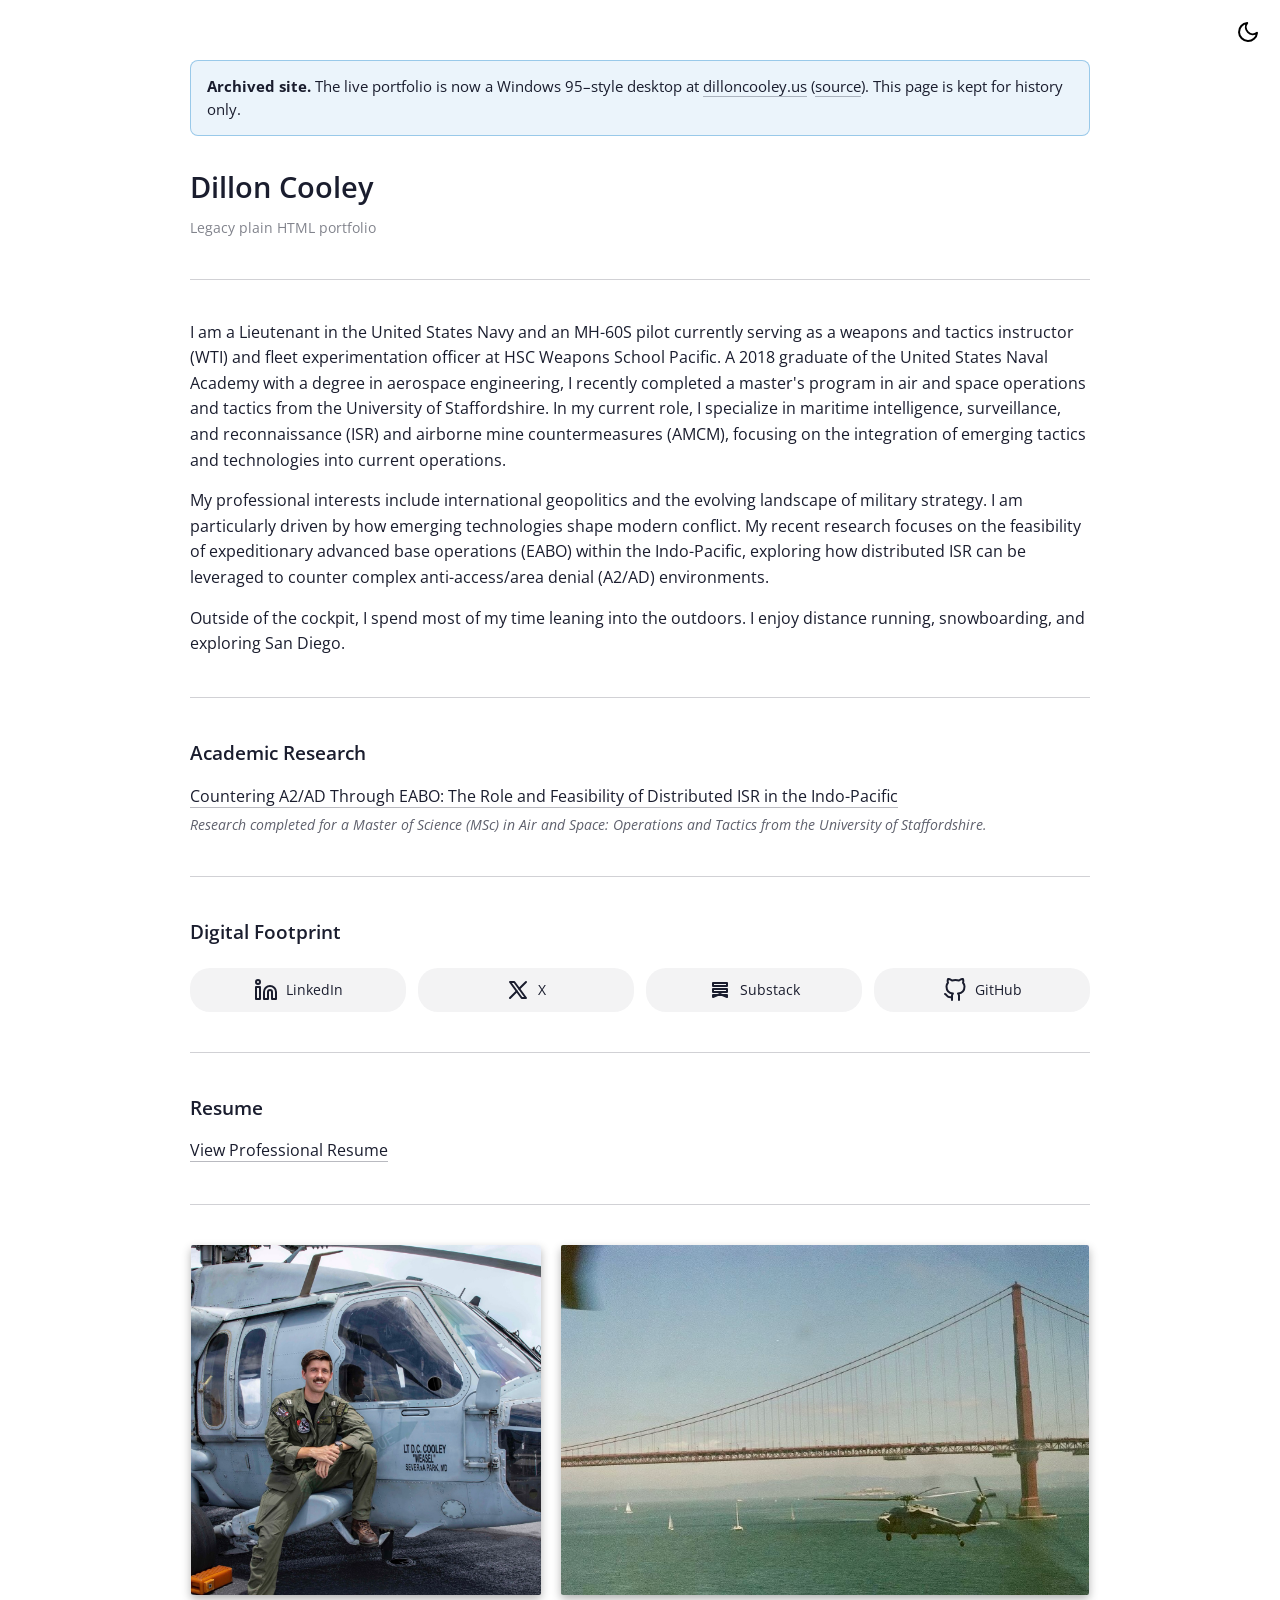
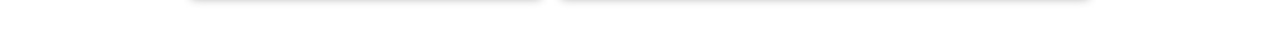
<file: index.html>
<!DOCTYPE html>
<html lang="en">
<head>
    <meta charset="UTF-8">
    <meta name="viewport" content="width=device-width, initial-scale=1.0">
    <title>Dillon Cooley — Portfolio (archived)</title>
    <meta name="description" content="Archived plain-HTML portfolio. Current site: https://dilloncooley.us">
    <meta name="application-name" content="Dillon Cooley">
    <meta name="robots" content="noindex, follow">
    <link rel="canonical" href="https://dilloncooley.us/">

    <meta property="og:type" content="website">
    <meta property="og:site_name" content="Dillon Cooley">
    <meta property="og:url" content="https://dilloncooley.us/">
    <meta property="og:title" content="Dillon Cooley — Portfolio (archived)">
    <meta property="og:description" content="This plain HTML site is archived. Visit the live portfolio at dilloncooley.us.">
    <meta property="og:image" content="https://dcooley02.github.io/dilloncooley-portfolio/assets/me.jpg">
    <meta property="og:image:alt" content="Dillon Cooley">

    <meta name="twitter:card" content="summary_large_image">
    <meta name="twitter:title" content="Dillon Cooley — Portfolio (archived)">
    <meta name="twitter:description" content="This plain HTML site is archived. Visit the live portfolio at dilloncooley.us.">
    <meta name="twitter:image" content="https://dcooley02.github.io/dilloncooley-portfolio/assets/me.jpg">

    <link rel="icon" href="data:image/svg+xml,<svg xmlns=%22http://www.w3.org/2000/svg%22 viewBox=%220 0 100 100%22><rect width=%22100%22 height=%22100%22 rx=%2215%22 fill=%22%231a1d2e%22/><text x=%2250%%22 y=%2265%%22 font-size=%2270%22 fill=%22white%22 font-family=%22sans-serif%22 font-weight=%22bold%22 text-anchor=%22middle%22 dominant-baseline=%22middle%22>DC</text></svg>">

    <script>
        (function() {
            const saved = localStorage.getItem('theme-preference');
            const prefersDark = window.matchMedia('(prefers-color-scheme: dark)').matches;
            if (saved ? saved !== 'dark' : !prefersDark) {
                document.documentElement.classList.add('light-mode');
            }
        })();
    </script>
    <link rel="stylesheet" href="style.css">

    <script type="application/ld+json">
    [
      {
        "@context": "https://schema.org",
        "@type": "WebSite",
        "name": "Dillon Cooley",
        "url": "https://dilloncooley.us/"
      },
      {
        "@context": "https://schema.org",
        "@type": "Person",
        "name": "Dillon Cooley",
        "url": "https://dilloncooley.us/",
        "jobTitle": "Lieutenant, US Navy",
        "sameAs": [
          "https://linkedin.com/in/dillon-cooley-627526123",
          "https://x.com/realdcool",
          "https://substack.com/@dilloncooley",
          "https://github.com/dcooley02"
        ]
      }
    ]
    </script>
</head>
<body>

    <button id="theme-toggle" aria-label="Switch to light mode">
        <svg id="sun-icon" xmlns="http://www.w3.org/2000/svg" width="24" height="24" viewBox="0 0 24 24" fill="none" stroke="currentColor" stroke-width="2" stroke-linecap="round" stroke-linejoin="round"><circle cx="12" cy="12" r="5"/><line x1="12" y1="1" x2="12" y2="3"/><line x1="12" y1="21" x2="12" y2="23"/><line x1="4.22" y1="4.22" x2="5.64" y2="5.64"/><line x1="18.36" y1="18.36" x2="19.78" y2="19.78"/><line x1="1" y1="12" x2="3" y2="12"/><line x1="21" y1="12" x2="23" y2="12"/><line x1="4.22" y1="19.78" x2="5.64" y2="18.36"/><line x1="18.36" y1="5.64" x2="19.78" y2="4.22"/></svg>
        <svg id="moon-icon" xmlns="http://www.w3.org/2000/svg" width="24" height="24" viewBox="0 0 24 24" fill="none" stroke="currentColor" stroke-width="2" stroke-linecap="round" stroke-linejoin="round"><path d="M21 12.79A9 9 0 1 1 11.21 3 7 7 0 0 0 21 12.79z"/></svg>
    </button>

    <main class="container">

        <aside class="archive-banner" role="status">
            <strong>Archived site.</strong>
            The live portfolio is now a Windows 95–style desktop at
            <a href="https://dilloncooley.us/">dilloncooley.us</a>
            (<a href="https://github.com/dcooley02/dilloncooley-win95">source</a>).
            This page is kept for history only.
        </aside>

        <header>
            <h1>Dillon Cooley</h1>
            <p class="archive-sub">Legacy plain HTML portfolio</p>
        </header>

        <hr>

        <section class="bio">
            <p>
                I am a Lieutenant in the United States Navy and an MH-60S pilot currently serving as a weapons and tactics instructor (WTI) and fleet experimentation officer at HSC Weapons School Pacific. A 2018 graduate of the United States Naval Academy with a degree in aerospace engineering, I recently completed a master's program in air and space operations and tactics from the University of Staffordshire. In my current role, I specialize in maritime intelligence, surveillance, and reconnaissance (ISR) and airborne mine countermeasures (AMCM), focusing on the integration of emerging tactics and technologies into current operations.
            </p>
            <p>
                My professional interests include international geopolitics and the evolving landscape of military strategy. I am particularly driven by how emerging technologies shape modern conflict. My recent research focuses on the feasibility of expeditionary advanced base operations (EABO) within the Indo-Pacific, exploring how distributed ISR can be leveraged to counter complex anti-access/area denial (A2/AD) environments.
            </p>
            <p>
                Outside of the cockpit, I spend most of my time leaning into the outdoors. I enjoy distance running, snowboarding, and exploring San Diego.
            </p>
        </section>

        <hr>
        
        <section class="research">
            <h2>Academic Research</h2>
            <p><a href="home/thesis/index.html">Countering A2/AD Through EABO: The Role and Feasibility of Distributed ISR in the Indo-Pacific</a></p>
            <p class="research-meta">Research completed for a Master of Science (MSc) in Air and Space: Operations and Tactics from the University of Staffordshire.</p>
        </section>

        <hr>
        
        <section class="connect">
            <h2>Digital Footprint</h2>
            <div class="connect-grid">
                <a href="https://linkedin.com/in/dillon-cooley-627526123" aria-label="LinkedIn" class="connect-item" target="_blank" rel="noopener noreferrer">
                    <svg xmlns="http://www.w3.org/2000/svg" width="24" height="24" viewBox="0 0 24 24" fill="none" stroke="currentColor" stroke-width="2" stroke-linecap="round" stroke-linejoin="round"><path d="M16 8a6 6 0 0 1 6 6v7h-4v-7a2 2 0 0 0-2-2 2 2 0 0 0-2 2v7h-4v-7a6 6 0 0 1 6-6z"/><rect x="2" y="9" width="4" height="12"/><circle cx="4" cy="4" r="2"/></svg>
                    <span>LinkedIn</span>
                </a>
        
                <a href="https://x.com/realdcool" aria-label="X (Twitter)" class="connect-item" target="_blank" rel="noopener noreferrer">
                    <svg xmlns="http://www.w3.org/2000/svg" width="24" height="24" viewBox="0 0 24 24" fill="none" stroke="currentColor" stroke-width="2" stroke-linecap="round" stroke-linejoin="round"><path d="M4 4l11.733 16h4.267l-11.733 -16z"/><path d="M4 20l6.768 -6.768m2.46 -2.46l6.772 -6.772"/></svg>
                    <span>X</span>
                </a>

                <a href="https://substack.com/@dilloncooley" aria-label="Substack" class="connect-item" target="_blank" rel="noopener noreferrer">
                    <svg xmlns="http://www.w3.org/2000/svg" width="24" height="24" viewBox="0 0 24 24" fill="none" stroke="currentColor" stroke-width="2" stroke-linecap="round" stroke-linejoin="round"><path d="M19 8H5V5h14v3zM19 11H5v3h14v-3zM5 19l7-3 7 3V17H5v2z"/></svg>
                    <span>Substack</span>
                </a>

                <a href="https://github.com/dcooley02" aria-label="GitHub" class="connect-item" target="_blank" rel="noopener noreferrer">
                    <svg xmlns="http://www.w3.org/2000/svg" width="24" height="24" viewBox="0 0 24 24" fill="none" stroke="currentColor" stroke-width="2" stroke-linecap="round" stroke-linejoin="round"><path d="M9 19c-5 1.5-5-2.5-7-3m14 6v-3.87a3.37 3.37 0 0 0-.94-2.61c3.14-.35 6.44-1.54 6.44-7A5.44 5.44 0 0 0 20 4.77 5.07 5.07 0 0 0 19.91 1S18.73.65 16 2.48a13.38 13.38 0 0 0-7 0C6.27.65 5.09 1 5.09 1A5.07 5.07 0 0 0 5 4.77a5.44 5.44 0 0 0-1.5 3.78c0 5.42 3.3 6.61 6.44 7A3.37 3.37 0 0 0 9 18.13V22"/></svg>
                    <span>GitHub</span>
                </a>
            </div>
        </section>

        <hr>
        
        <section class="resume">
            <h2>Resume</h2>
            <p><a href="home/resume/index.html">View Professional Resume</a></p>
        </section>

        <hr>
        
        <section class="gallery">
            <h2 class="visually-hidden">Photos</h2>
            <div class="photo-grid">
                <img src="assets/me.jpg" alt="Dillon Cooley" width="1200" height="1200" loading="lazy">
                <img src="assets/helo.jpeg" alt="Flying an MH-60S Seahawk helicopter" width="772" height="512" loading="lazy">
            </div>
        </section>
     </main>

    <script>
        const toggleBtn = document.getElementById('theme-toggle');
        const root = document.documentElement;
        const THEME_KEY = 'theme-preference';

        function toggleTheme() {
            root.classList.toggle('light-mode');
            localStorage.setItem(THEME_KEY, root.classList.contains('light-mode') ? 'light' : 'dark');
            updateAriaLabel();
        }

        function updateAriaLabel() {
            toggleBtn.setAttribute('aria-label', root.classList.contains('light-mode') ? 'Switch to dark mode' : 'Switch to light mode');
        }

        toggleBtn.addEventListener('click', toggleTheme);
        updateAriaLabel();
    </script>
</body>
</html>
</file>
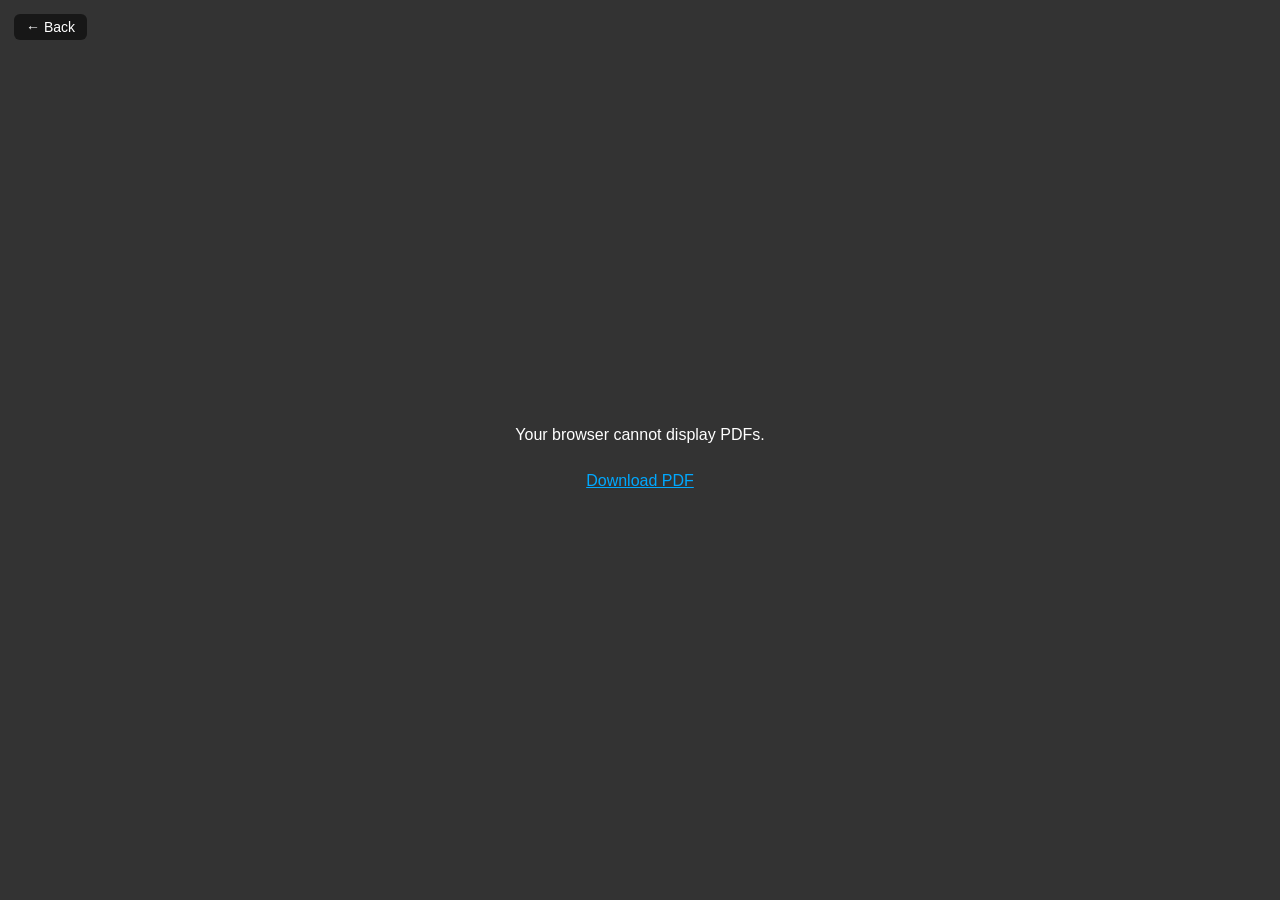
<file: home/resume/index.html>
<!DOCTYPE html>
<html lang="en">
<head>
    <meta charset="UTF-8">
    <meta name="viewport" content="width=device-width, initial-scale=1.0">
    <title>Resume | Dillon Cooley (archived)</title>
    <meta name="robots" content="noindex, follow">
    <link rel="canonical" href="https://dilloncooley.us/">
    <link rel="stylesheet" href="../pdf-viewer.css">
</head>
<body>
    <a href="/" class="back-link">← Back</a>
    <object data="resume.pdf" type="application/pdf">
        <div class="pdf-fallback">
            <p>Your browser cannot display PDFs.</p>
            <a href="resume.pdf" download>Download PDF</a>
        </div>
    </object>
</body>
</html>
</file>
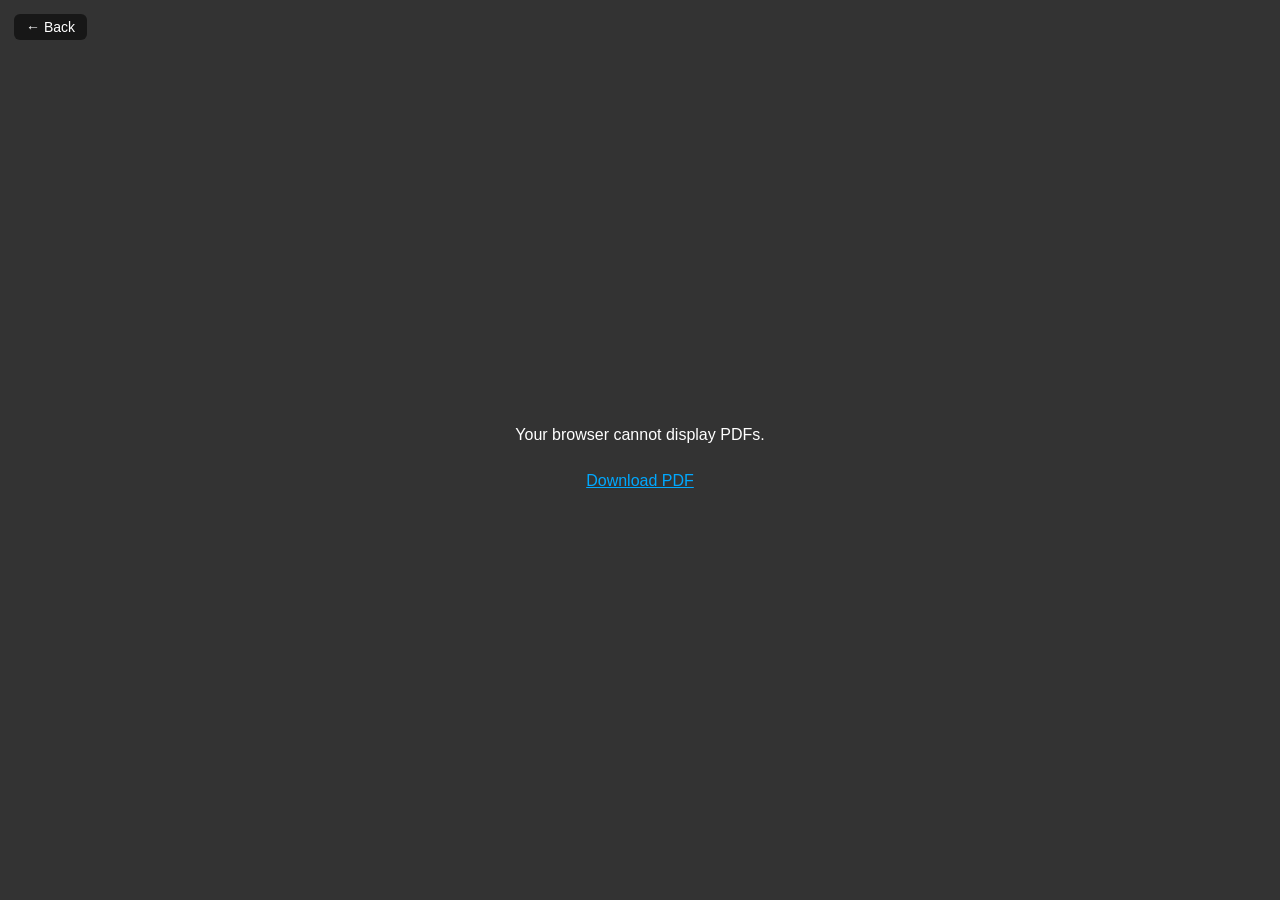
<file: home/thesis/index.html>
<!DOCTYPE html>
<html lang="en">
<head>
    <meta charset="UTF-8">
    <meta name="viewport" content="width=device-width, initial-scale=1.0">
    <title>Thesis | Dillon Cooley (archived)</title>
    <meta name="robots" content="noindex, follow">
    <link rel="canonical" href="https://dilloncooley.us/">
    <link rel="stylesheet" href="../pdf-viewer.css">
</head>
<body>
    <a href="/" class="back-link">← Back</a>
    <object data="thesis.pdf" type="application/pdf">
        <div class="pdf-fallback">
            <p>Your browser cannot display PDFs.</p>
            <a href="thesis.pdf" download>Download PDF</a>
        </div>
    </object>
</body>
</html>
</file>
<file: style.css>
/* ==========================================
   1. IMPORTS & BASE SETTINGS
   ========================================== */
/* Imports Open Sans from Google Fonts */
@import url('https://fonts.googleapis.com/css2?family=Open+Sans:wght@400;600&display=swap');

/* Default Global Styles (Dark Mode) */
body {
    background-color: #1a1d2e; /* Navy theme */
    color: #ffffff;            
    font-family: 'Open Sans', sans-serif;
    line-height: 1.6;          /* Breathing room between text lines */
    margin: 0;
    padding: 60px 20px;        
    transition: background-color 0.3s ease, color 0.3s ease; /* Smooth toggle transition */
}

/* Central container constraint */
.container {
    max-width: 900px;
    margin: 0 auto;
}

/* Universal Spacing Reset */
h1, h2, p {
    margin-top: 0;
    margin-bottom: 15px;
}

/* Hides content visually while keeping it available to screen readers */
.visually-hidden {
    position: absolute;
    width: 1px;
    height: 1px;
    padding: 0;
    margin: -1px;
    overflow: hidden;
    clip: rect(0, 0, 0, 0);
    white-space: nowrap;
    border: 0;
}

/* Archived-site notice */
.archive-banner {
    margin: 0 0 28px;
    padding: 14px 16px;
    border-radius: 8px;
    border: 1px solid rgba(0, 168, 255, 0.45);
    background: rgba(0, 168, 255, 0.12);
    font-size: 0.95rem;
    line-height: 1.5;
}

.archive-banner a {
    border-bottom-color: rgba(0, 168, 255, 0.5);
}

.archive-sub {
    margin: 6px 0 0;
    font-size: 0.9rem;
    color: rgba(255, 255, 255, 0.55);
    font-weight: 400;
}

/* ==========================================
   2. TYPOGRAPHY & dividers
   ========================================== */
h1 {
    font-size: 1.8rem;
    font-weight: 600;
    margin-bottom: 0;
}

h2 {
    font-size: 1.2rem;
    font-weight: 600;
}

/* Horizontal line spacer */
hr {
    border: 0;
    border-top: 1px solid rgba(255, 255, 255, 0.8);
    margin: 40px 0; /* Ensures consistent 40px gap between sections */
}

/* ==========================================
   3. LINKS
   ========================================== */
a {
    color: #ffffff;
    text-decoration: none;
    transition: color 0.2s ease, border-bottom-color 0.2s ease;
}

a:not(.connect-item) {
    border-bottom: 1px solid rgba(255, 255, 255, 0.3);
}

a:hover {
    color: #00a8ff;
    border-bottom-color: #00a8ff;
}

/* ==========================================
   4. COMPONENTS
   ========================================== */
   
/* --- Academic Research Subtitle --- */
.research-meta {
    font-size: 0.85rem;
    color: rgba(255, 255, 255, 0.6);
    margin-top: -10px;
    font-style: italic;
}

/* --- Connect Section (Social Pills) --- */
.connect-grid {
    display: flex;
    flex-wrap: wrap;
    gap: 12px;
    margin-top: 20px;
}

.connect-item {
    flex: 1;
    min-width: 120px;
    display: flex;
    justify-content: center;
    align-items: center;
    gap: 8px;
    padding: 10px 16px;
    border-radius: 20px;
    background: rgba(255, 255, 255, 0.08);
    font-size: 0.9rem;
    transition: background 0.2s ease-in-out, transform 0.2s ease-in-out, color 0.2s ease-in-out;
}

.connect-item:hover {
    background: rgba(0, 168, 255, 0.15); /* Subtle blue glow */
    transform: translateY(-2px); /* Lift effect */
}

.connect-item svg {
    stroke-width: 2px;
}

/* --- Photo Gallery --- */
.photo-grid {
    display: flex;
    justify-content: center;
    flex-wrap: wrap;          /* Allows stacking on small screens */
    gap: 20px;                
}

.photo-grid img {
    height: 350px;            
    width: auto;              
    border-radius: 2px;       
    display: block;
    box-shadow: 0 4px 10px rgba(0,0,0,0.3); 
}

/* --- Theme Toggle Button --- */
#theme-toggle {
    position: fixed;
    top: 20px;
    right: 20px;
    background: none;
    border: none;
    cursor: pointer;
    z-index: 1000;
    padding: 0;
}

#theme-toggle svg {
    transition: transform 0.3s ease;
    display: block;
    margin: auto;
}

#theme-toggle:hover svg {
    transform: scale(1.1);
}

/* ==========================================
   5. LIGHT MODE THEME OVERRIDES
   ========================================== */
/* These rules only apply when the 'light-mode' class is added to the html element via Javascript */

html.light-mode body {
    background-color: #ffffff;
    color: #1a1d2e;
}

html.light-mode a {
    color: #1a1d2e;
    border-bottom-color: rgba(26, 29, 46, 0.3);
}

html.light-mode a:hover {
    color: #00a8ff;
    border-bottom-color: #00a8ff;
}

html.light-mode hr {
    border-top: 1px solid rgba(26, 29, 46, 0.2);
}

html.light-mode .research-meta {
    color: rgba(26, 29, 46, 0.7);
}

html.light-mode .archive-banner {
    border-color: rgba(0, 120, 200, 0.35);
    background: rgba(0, 120, 200, 0.08);
    color: #1a1d2e;
}

html.light-mode .archive-sub {
    color: rgba(26, 29, 46, 0.55);
}

html.light-mode .connect-item {
    background: rgba(26, 29, 46, 0.05);
    color: #1a1d2e;
}

/* Icon visibility for theme toggle */
#theme-toggle #moon-icon {
    display: none;
}

html.light-mode #theme-toggle #sun-icon {
    display: none;
}

html.light-mode #theme-toggle #moon-icon {
    display: block;
}
</file>
<file: home/pdf-viewer.css>
body, html { margin: 0; padding: 0; height: 100%; overflow: hidden; background-color: #333; }
object { width: 100%; height: 100vh; display: block; border: none; }

.back-link {
    position: fixed;
    top: 14px;
    left: 14px;
    color: #fff;
    background: rgba(0, 0, 0, 0.55);
    text-decoration: none;
    padding: 5px 12px;
    border-radius: 6px;
    font-family: sans-serif;
    font-size: 0.875rem;
    z-index: 10;
    transition: background 0.2s ease;
}

.back-link:hover { background: rgba(0, 0, 0, 0.8); }

.pdf-fallback {
    display: flex;
    flex-direction: column;
    align-items: center;
    justify-content: center;
    height: 100vh;
    color: #fff;
    font-family: sans-serif;
    gap: 12px;
}

.pdf-fallback a { color: #00a8ff; }
</file>
